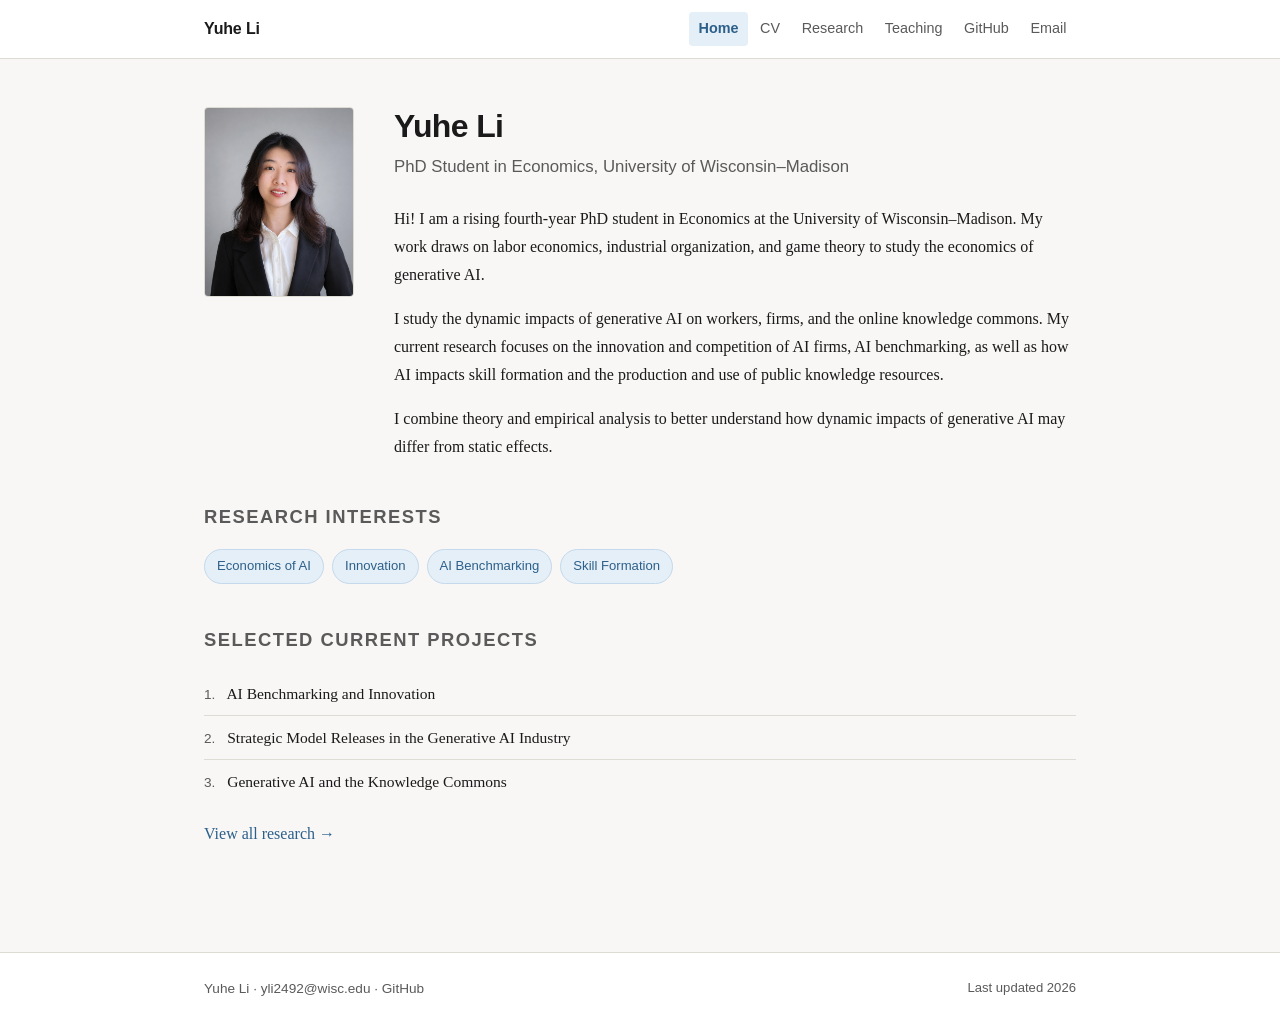
<file: index.html>
<!DOCTYPE html>
<html lang="en">
<head>
  <meta charset="UTF-8">
  <meta name="viewport" content="width=device-width, initial-scale=1.0">
  <meta name="description" content="Yuhe Li — PhD Student in Economics at the University of Wisconsin–Madison. Research in economics of AI, empirical IO, and labor.">
  <title>Yuhe Li</title>
  <link rel="stylesheet" href="styles.css">
</head>
<body>

  <!-- ===== Navigation ===== -->
  <header>
    <nav aria-label="Main navigation">
      <div class="nav-inner">
        <a class="nav-name" href="index.html">Yuhe Li</a>
        <ul class="nav-links">
          <li><a href="index.html" class="active" aria-current="page">Home</a></li>
          <li><a href="cv.html">CV</a></li>
          <li><a href="research.html">Research</a></li>
          <li><a href="teaching.html">Teaching</a></li>
          <!-- TODO: replace with your GitHub profile URL -->
          <li><a href="https://github.com/yuhe-li" target="_blank" rel="noopener noreferrer">GitHub</a></li>
          <!-- TODO: add LinkedIn URL, or remove this item if not using LinkedIn -->
          <!-- <li><a href="https://linkedin.com/in/YOUR_LINKEDIN" target="_blank" rel="noopener noreferrer">LinkedIn</a></li> -->
          <li><a href="mailto:yli2492@wisc.edu">Email</a></li>
        </ul>
      </div>
    </nav>
  </header>

  <!-- ===== Main Content ===== -->
  <main>
    <div class="container">

      <!-- Profile: photo + name + bio side by side -->
      <div class="profile">
        <img
          class="profile-photo"
          src="assets/photo.jpg"
          alt="Yuhe Li"
        >
        <div class="profile-body">
          <div class="page-header">
            <h1>Yuhe Li</h1>
            <p class="subtitle">PhD Student in Economics, University of Wisconsin–Madison</p>
          </div>
          <p>
            Hi! I am a rising fourth-year PhD student in Economics at the University of Wisconsin–Madison. 
            My work draws on labor economics, industrial organization, and game theory to study the economics of generative AI.
          </p>
          <p>
            I study the dynamic impacts of generative AI on workers, firms, and the online knowledge commons. 
            My current research focuses on the innovation and competition of AI firms, AI benchmarking, 
            as well as how AI impacts skill formation and the production and use of public knowledge resources.
          </p>
          <p>
            I combine theory and empirical analysis to better understand how dynamic impacts of generative AI may differ from static effects.
          </p>
        </div>
      </div>

      <!-- Research interests -->
      <div class="section">
        <h2>Research Interests</h2>
        <div class="tags" role="list" aria-label="Research interest areas">
          <span class="tag" role="listitem">Economics of AI</span>
          <span class="tag" role="listitem">Innovation</span>
          <span class="tag" role="listitem">AI Benchmarking</span></span>
          <span class="tag" role="listitem">Skill Formation</span>
        </div>
      </div>

      <!-- Selected current projects -->
      <div class="section">
        <h2>Selected Current Projects</h2>
        <ul class="project-list">
          <li>
            <span class="project-num">1.</span>
            <a href="research.html#strategic-releases">
              AI Benchmarking and Innovation
            </a>
          </li>
          <li>
            <span class="project-num">2.</span>
            <a href="research.html#productivity-skills">
              Strategic Model Releases in the Generative AI Industry
            </a>
          </li>
          <li>
            <span class="project-num">3.</span>
            <a href="research.html#open-source">
              Generative AI and the Knowledge Commons
            </a>
          </li>
        </ul>
        <p style="margin-top: 1rem;">
          <a href="research.html">View all research &rarr;</a>
        </p>
      </div>

    </div>
  </main>

  <!-- ===== Footer ===== -->
  <footer>
    <div class="container">
      <div class="footer-left">
        Yuhe Li &middot;
        <a href="mailto:yli2492@wisc.edu">yli2492@wisc.edu</a> &middot;
        <!-- TODO: replace with your GitHub profile URL -->
        <a href="https://github.com/yuhe-li" target="_blank" rel="noopener noreferrer">GitHub</a>
      </div>
      <div class="footer-right">Last updated 2026</div>
    </div>
  </footer>

</body>
</html>
</file>
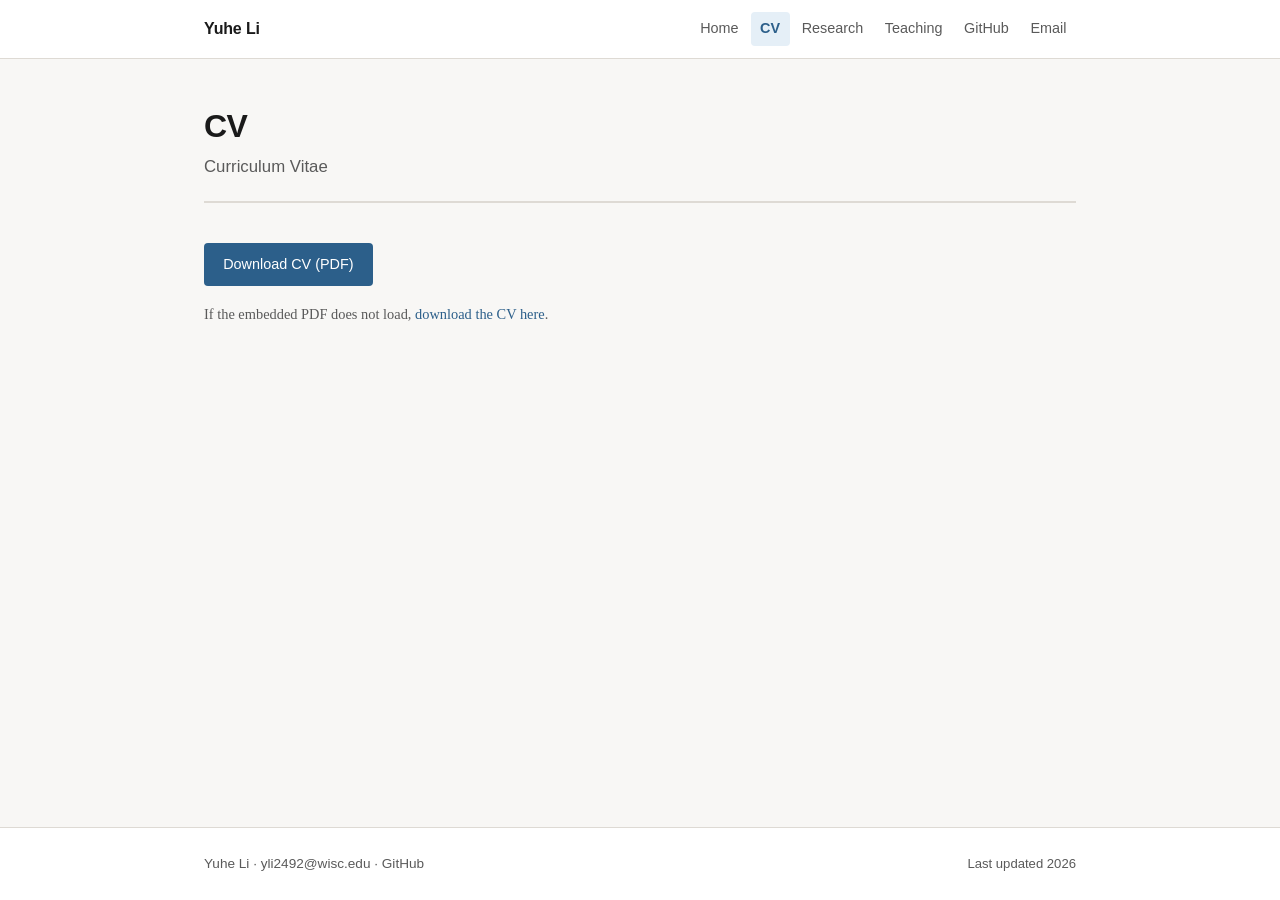
<file: cv.html>
<!DOCTYPE html>
<html lang="en">
<head>
  <meta charset="UTF-8">
  <meta name="viewport" content="width=device-width, initial-scale=1.0">
  <meta name="description" content="CV — Yuhe Li, PhD Student in Economics at the University of Wisconsin–Madison.">
  <title>CV | Yuhe Li</title>
  <link rel="stylesheet" href="styles.css">
</head>
<body>

  <!-- ===== Navigation ===== -->
  <header>
    <nav aria-label="Main navigation">
      <div class="nav-inner">
        <a class="nav-name" href="index.html">Yuhe Li</a>
        <ul class="nav-links">
          <li><a href="index.html">Home</a></li>
          <li><a href="cv.html" class="active" aria-current="page">CV</a></li>
          <li><a href="research.html">Research</a></li>
          <li><a href="teaching.html">Teaching</a></li>
          <!-- TODO: replace with your GitHub profile URL -->
          <li><a href="https://github.com/yuhe-li" target="_blank" rel="noopener noreferrer">GitHub</a></li>
          <!-- TODO: add LinkedIn URL, or remove this item if not using LinkedIn -->
          <!-- <li><a href="https://linkedin.com/in/YOUR_LINKEDIN" target="_blank" rel="noopener noreferrer">LinkedIn</a></li> -->
          <li><a href="mailto:yli2492@wisc.edu">Email</a></li>
        </ul>
      </div>
    </nav>
  </header>

  <!-- ===== Main Content ===== -->
  <main>
    <div class="container">

      <div class="page-header">
        <h1>CV</h1>
        <p class="subtitle">Curriculum Vitae</p>
      </div>

      <!-- Download button -->
      <!-- TODO: place your CV PDF at assets/YuheLi_cv2026 before deploying -->
      <p>
        <a class="btn" href="assets/YuheLi_cv2026.pdf" download="Yuhe_Li_CV.pdf" aria-label="Download Yuhe Li CV PDF">
          Download CV (PDF)
        </a>
      </p>

      <p class="pdf-fallback">
        If the embedded PDF does not load,
        <a href="assets/YuheLi_cv2026.pdf" target="_blank" rel="noopener noreferrer">download the CV here</a>.
      </p>

    </div>
  </main>

  <!-- ===== Footer ===== -->
  <footer>
    <div class="container">
      <div class="footer-left">
        Yuhe Li &middot;
        <a href="mailto:yli2492@wisc.edu">yli2492@wisc.edu</a> &middot;
        <a href="https://github.com/yuhe-li" target="_blank" rel="noopener noreferrer">GitHub</a>
      </div>
      <div class="footer-right">Last updated 2026</div>
    </div>
  </footer>

</body>
</html>
</file>
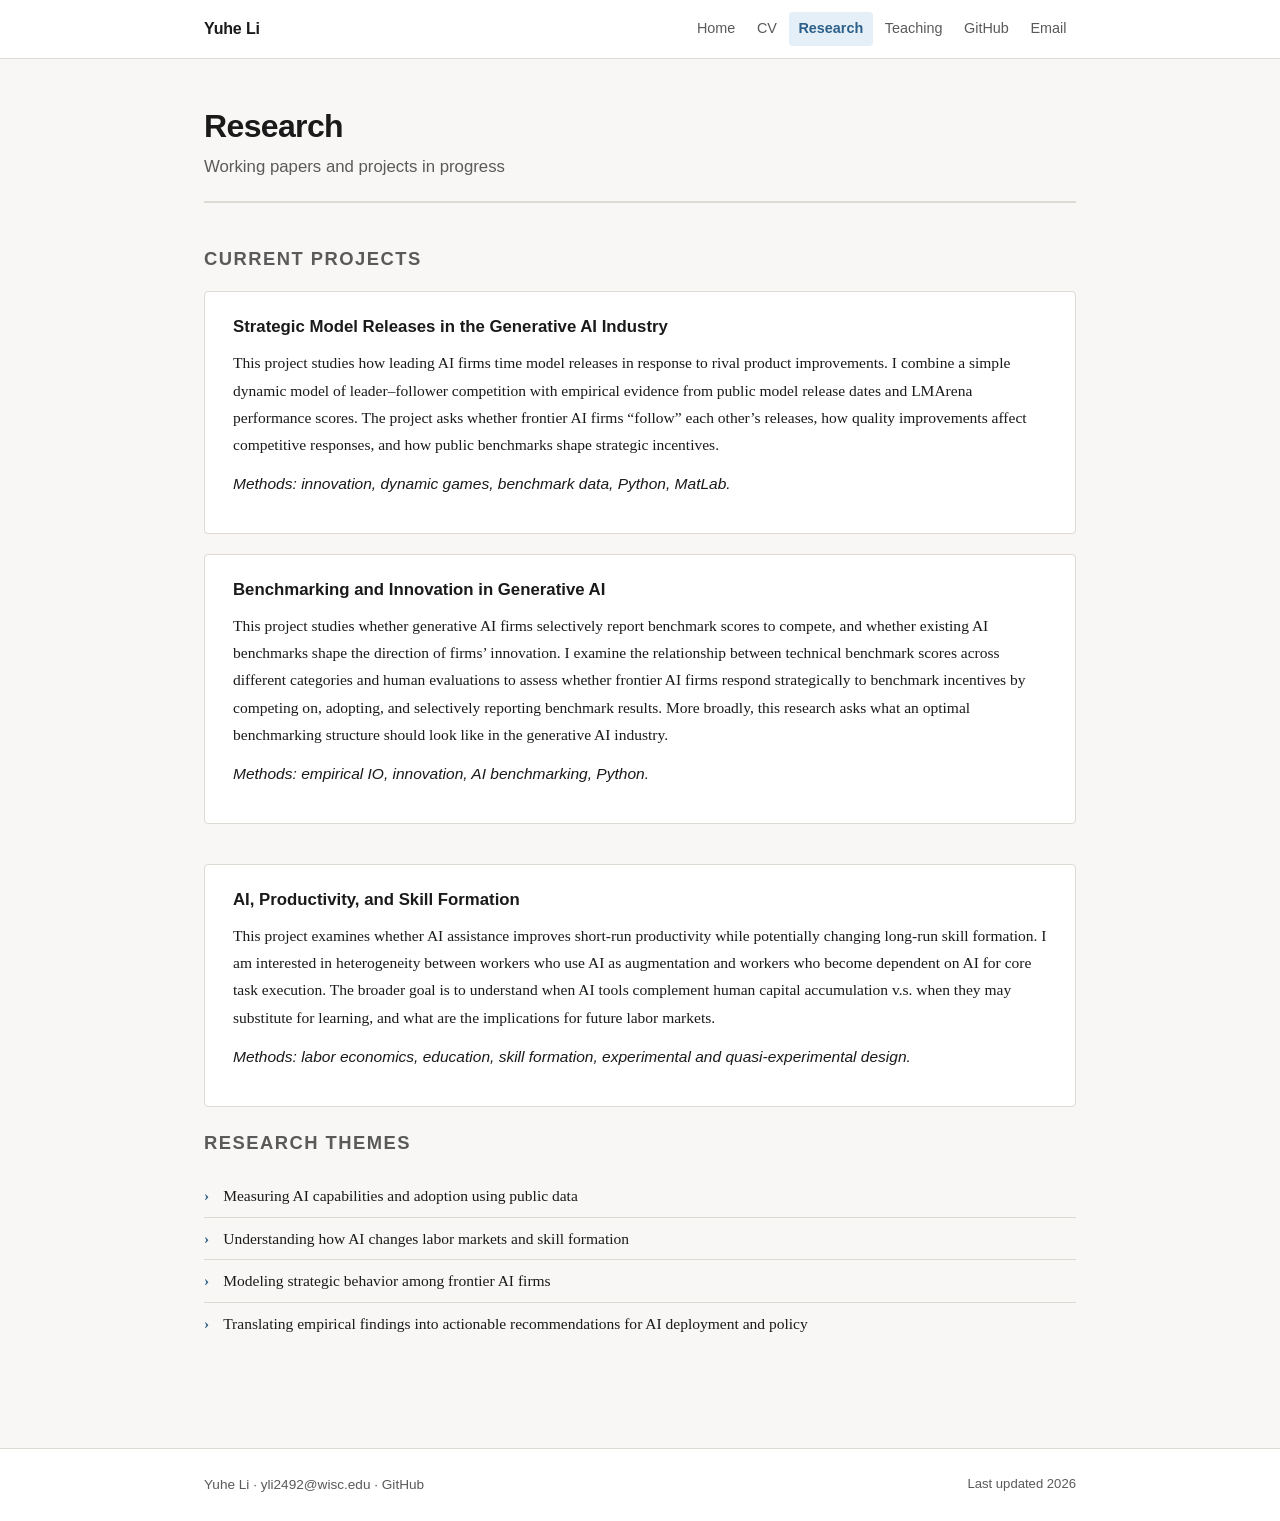
<file: research.html>
<!DOCTYPE html>
<html lang="en">
<head>
  <meta charset="UTF-8">
  <meta name="viewport" content="width=device-width, initial-scale=1.0">
  <meta name="description" content="Research — Yuhe Li, PhD Student in Economics at the University of Wisconsin–Madison. Projects on AI strategy, productivity, and open-source AI.">
  <title>Research | Yuhe Li</title>
  <link rel="stylesheet" href="styles.css">
</head>
<body>

  <!-- ===== Navigation ===== -->
  <header>
    <nav aria-label="Main navigation">
      <div class="nav-inner">
        <a class="nav-name" href="index.html">Yuhe Li</a>
        <ul class="nav-links">
          <li><a href="index.html">Home</a></li>
          <li><a href="cv.html">CV</a></li>
          <li><a href="research.html" class="active" aria-current="page">Research</a></li>
          <li><a href="teaching.html">Teaching</a></li>
          <!-- TODO: replace with your GitHub profile URL -->
          <li><a href="https://github.com/yuhe-li" target="_blank" rel="noopener noreferrer">GitHub</a></li>
          <!-- TODO: add LinkedIn URL, or remove this item if not using LinkedIn -->
          <!-- <li><a href="https://linkedin.com/in/YOUR_LINKEDIN" target="_blank" rel="noopener noreferrer">LinkedIn</a></li> -->
          <li><a href="mailto:yli2492@wisc.edu">Email</a></li>
        </ul>
      </div>
    </nav>
  </header>

  <!-- ===== Main Content ===== -->
  <main>
    <div class="container">

      <div class="page-header">
        <h1>Research</h1>
        <p class="subtitle">Working papers and projects in progress</p>
      </div>

      <!-- ===== Working Papers / Projects ===== -->
      <div class="section">
        <h2>Current Projects</h2>

        <!-- Project 1 -->
        <article class="card" id="strategic-releases">
          <h3>Strategic Model Releases in the Generative AI Industry</h3>
          <p>
            This project studies how leading AI firms time model releases in response to rival
            product improvements. I combine a simple dynamic model of leader&ndash;follower
            competition with empirical evidence from public model release dates and LMArena
            performance scores. The project asks whether frontier AI firms &ldquo;follow&rdquo;
            each other&rsquo;s releases, how quality improvements affect competitive responses,
            and how public benchmarks shape strategic incentives.
          </p>
          <p class="methods-line">
            Methods: innovation, dynamic games, 
            benchmark data, Python, MatLab.
          </p>
        </article>

        <!-- Project 2 -->
        <article class="card" id="open-source">
          <h3>Benchmarking and Innovation in Generative AI</h3>
          <p>
            This project studies whether generative AI firms selectively report benchmark scores to compete, 
            and whether existing AI benchmarks shape the direction of firms’ innovation. I examine the relationship 
            between technical benchmark scores across different categories and human evaluations to assess whether 
            frontier AI firms respond strategically to benchmark incentives by competing on, adopting, and selectively reporting 
            benchmark results. More broadly, this research asks what an optimal benchmarking structure should look like in the generative AI industry.
          </p>
          <p class="methods-line">
            Methods: empirical IO, innovation, AI benchmarking, Python.
          </p>
        </article>
      </div>

              <!-- Project 3 -->
        <article class="card" id="productivity-skills">
          <h3>AI, Productivity, and Skill Formation</h3>
          <p>
            This project examines whether AI assistance improves short-run productivity while
            potentially changing long-run skill formation. I am interested in heterogeneity
            between workers who use AI as augmentation and workers who become dependent on AI
            for core task execution. The broader goal is to understand when AI tools complement
            human capital accumulation v.s. when they may substitute for learning, and what are the implications for future labor markets.
          </p>
          <p class="methods-line">
            Methods: labor economics, education, skill formation,
            experimental and quasi-experimental design.
          </p>
        </article>

      <!-- ===== Research Themes ===== -->
      <div class="section">
        <h2>Research Themes</h2>
        <ul class="theme-list">
          <li>Measuring AI capabilities and adoption using public data</li>
          <li>Understanding how AI changes labor markets and skill formation</li>
          <li>Modeling strategic behavior among frontier AI firms</li>
          <li>Translating empirical findings into actionable recommendations for AI deployment and policy</li>
        </ul>
      </div>

    </div>
  </main>

  <!-- ===== Footer ===== -->
  <footer>
    <div class="container">
      <div class="footer-left">
        Yuhe Li &middot;
        <a href="mailto:yli2492@wisc.edu">yli2492@wisc.edu</a> &middot;
        <a href="https://github.com/yuhe-li" target="_blank" rel="noopener noreferrer">GitHub</a>
      </div>
      <div class="footer-right">Last updated 2026</div>
    </div>
  </footer>

</body>
</html>
</file>
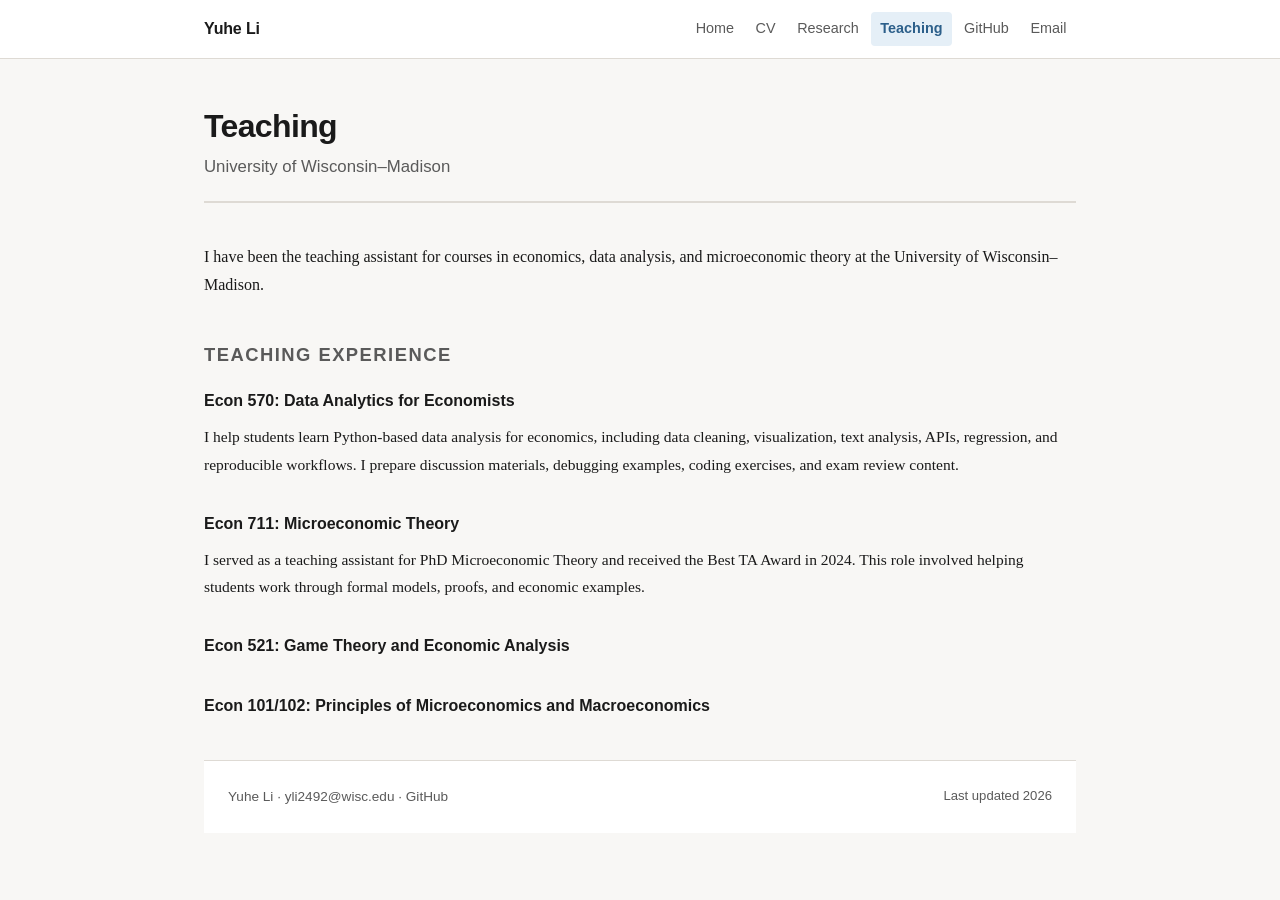
<file: teaching.html>
<!DOCTYPE html>
<html lang="en">
<head>
  <meta charset="UTF-8">
  <meta name="viewport" content="width=device-width, initial-scale=1.0">
  <meta name="description" content="Teaching — Yuhe Li, PhD Student in Economics at the University of Wisconsin–Madison. Teaching assistant for Econ 570 and Econ 711.">
  <title>Teaching | Yuhe Li</title>
  <link rel="stylesheet" href="styles.css">
</head>
<body>

  <!-- ===== Navigation ===== -->
  <header>
    <nav aria-label="Main navigation">
      <div class="nav-inner">
        <a class="nav-name" href="index.html">Yuhe Li</a>
        <ul class="nav-links">
          <li><a href="index.html">Home</a></li>
          <li><a href="cv.html">CV</a></li>
          <li><a href="research.html">Research</a></li>
          <li><a href="teaching.html" class="active" aria-current="page">Teaching</a></li>
          <!-- TODO: replace with your GitHub profile URL -->
          <li><a href="https://github.com/yuhe-li" target="_blank" rel="noopener noreferrer">GitHub</a></li>
          <!-- TODO: add LinkedIn URL, or remove this item if not using LinkedIn -->
          <!-- <li><a href="https://linkedin.com/in/YOUR_LINKEDIN" target="_blank" rel="noopener noreferrer">LinkedIn</a></li> -->
          <li><a href="mailto:yli2492@wisc.edu">Email</a></li>
        </ul>
      </div>
    </nav>
  </header>

  <!-- ===== Main Content ===== -->
  <main>
    <div class="container">

      <div class="page-header">
        <h1>Teaching</h1>
        <p class="subtitle">University of Wisconsin–Madison</p>
      </div>

      <!-- Intro -->
      <div class="section">
        <p>
          I have been the teaching assistant for courses in economics, data analysis, and microeconomic
          theory at the University of Wisconsin–Madison.
        </p>
      </div>

<!-- Teaching roles -->
<div class="section">
  <h2>Teaching Experience</h2>

  <!-- Econ 570 -->
  <div class="teaching-role">
    <h3>Econ 570: Data Analytics for Economists</h3>
    <p>
      I help students learn Python-based data analysis for economics, including data
      cleaning, visualization, text analysis, APIs, regression, and reproducible
      workflows. I prepare discussion materials, debugging examples, coding exercises,
      and exam review content.
    </p>
  </div>

  <!-- Econ 711 -->
  <div class="teaching-role">
    <h3>Econ 711: Microeconomic Theory</h3>
    <p>
      I served as a teaching assistant for PhD Microeconomic Theory and received the
      Best TA Award in 2024. This role involved helping students work through formal
      models, proofs, and economic examples.
    </p>
  </div>

  <!-- Econ 521 -->
  <div class="teaching-role">
    <h3>Econ 521: Game Theory and Economic Analysis</h3>
  </div>

  <!-- Econ 101/102 -->
  <div class="teaching-role">
    <h3>Econ 101/102: Principles of Microeconomics and Macroeconomics</h3>
  </div>
</div>
  <!-- ===== Footer ===== -->
  <footer>
    <div class="container">
      <div class="footer-left">
        Yuhe Li &middot;
        <a href="mailto:yli2492@wisc.edu">yli2492@wisc.edu</a> &middot;
        <a href="https://github.com/yuhe-li" target="_blank" rel="noopener noreferrer">GitHub</a>
      </div>
      <div class="footer-right">Last updated 2026</div>
    </div>
  </footer>

</body>
</html>
</file>
<file: styles.css>
/* =========================================================
   styles.css — Shared stylesheet for yuhe-li.github.io
   ========================================================= */

/* ----- CSS Variables ----- */
:root {
  --bg:           #f8f7f5;
  --bg-white:     #ffffff;
  --text:         #1a1a1a;
  --text-muted:   #5a5a5a;
  --accent:       #2c5f8a;
  --accent-hover: #1d4266;
  --accent-light: #e5eff7;
  --border:       #dedad4;
  --max-width:    920px;
  --nav-height:   58px;
  --radius:       4px;
}

/* ----- Reset & Base ----- */
*, *::before, *::after {
  box-sizing: border-box;
  margin: 0;
  padding: 0;
}

html {
  font-size: 16px;
  scroll-behavior: smooth;
}

body {
  background-color: var(--bg);
  color: var(--text);
  font-family: Georgia, 'Times New Roman', Times, serif;
  line-height: 1.75;
  min-height: 100vh;
  display: flex;
  flex-direction: column;
}

/* Use sans-serif for UI elements */
nav, footer, .tag, .btn, .methods-line, h1, h2, h3, h4, label {
  font-family: -apple-system, BlinkMacSystemFont, 'Segoe UI', Helvetica, Arial, sans-serif;
}

a {
  color: var(--accent);
  text-decoration: none;
}

a:hover {
  color: var(--accent-hover);
  text-decoration: underline;
}

p {
  margin-bottom: 1rem;
}

p:last-child {
  margin-bottom: 0;
}

/* ----- Layout ----- */
.container {
  max-width: var(--max-width);
  margin: 0 auto;
  padding: 0 1.5rem;
}

main {
  flex: 1;
  padding: 3rem 0 4rem;
}

/* ----- Navigation ----- */
header {
  position: sticky;
  top: 0;
  z-index: 100;
  background: var(--bg-white);
  border-bottom: 1px solid var(--border);
}

nav {
  height: var(--nav-height);
}

.nav-inner {
  max-width: var(--max-width);
  margin: 0 auto;
  padding: 0 1.5rem;
  height: 100%;
  display: flex;
  align-items: center;
  justify-content: space-between;
  gap: 1rem;
}

/* Name/logo in nav */
.nav-name {
  font-size: 1rem;
  font-weight: 600;
  color: var(--text);
  text-decoration: none;
  white-space: nowrap;
  letter-spacing: -0.01em;
}

.nav-name:hover {
  color: var(--accent);
  text-decoration: none;
}

/* Nav links list */
.nav-links {
  list-style: none;
  display: flex;
  align-items: center;
  gap: 0.15rem;
  flex-wrap: wrap;
  justify-content: flex-end;
}

.nav-links a {
  display: inline-block;
  padding: 0.3rem 0.6rem;
  font-size: 0.9rem;
  color: var(--text-muted);
  text-decoration: none;
  border-radius: var(--radius);
  transition: color 0.15s, background 0.15s;
}

.nav-links a:hover {
  color: var(--accent);
  background: var(--accent-light);
  text-decoration: none;
}

/* Active page indicator */
.nav-links a.active {
  color: var(--accent);
  font-weight: 600;
  background: var(--accent-light);
}

/* ----- Profile layout (home page) ----- */
.profile {
  display: flex;
  gap: 2.5rem;
  align-items: flex-start;
  margin-bottom: 2.5rem;
}

.profile-photo {
  display: block;
  width: 150px;
  max-width: 150px;
  height: 190px;
  border-radius: var(--radius);
  object-fit: cover;
  object-position: center top;
  flex-shrink: 0;
  border: 1px solid var(--border);
}

.profile-body {
  flex: 1;
  min-width: 0;
}

/* No divider line under the name when it's inside the profile block */
.profile-body .page-header {
  border-bottom: none;
  padding-bottom: 0.5rem;
  margin-bottom: 1rem;
}

/* On mobile, stack photo above text */
@media (max-width: 560px) {
  .profile {
    flex-direction: column;
    align-items: center;
    text-align: center;
    gap: 1.5rem;
  }

  .profile-photo {
    width: 110px;
    height: 140px;
  }

  .tags {
    justify-content: center;
  }
}

/* ----- Page Headings ----- */
.page-header {
  margin-bottom: 2.5rem;
  padding-bottom: 1.25rem;
  border-bottom: 2px solid var(--border);
}

.page-header h1 {
  font-size: 2rem;
  font-weight: 700;
  color: var(--text);
  letter-spacing: -0.02em;
  line-height: 1.2;
}

.page-header .subtitle {
  margin-top: 0.4rem;
  font-size: 1.05rem;
  color: var(--text-muted);
  font-family: -apple-system, BlinkMacSystemFont, 'Segoe UI', Helvetica, Arial, sans-serif;
}

/* ----- Section Headings ----- */
.section {
  margin-bottom: 2.5rem;
}

.section h2 {
  font-size: 1.15rem;
  font-weight: 700;
  text-transform: uppercase;
  letter-spacing: 0.08em;
  color: var(--text-muted);
  margin-bottom: 1rem;
}

/* ----- Research Interest Tags ----- */
.tags {
  display: flex;
  flex-wrap: wrap;
  gap: 0.5rem;
}

.tag {
  display: inline-block;
  padding: 0.3rem 0.75rem;
  background: var(--accent-light);
  color: var(--accent);
  border-radius: 100px;
  font-size: 0.82rem;
  font-weight: 500;
  border: 1px solid #c4d9ec;
}

/* ----- Project Cards ----- */
.card {
  background: var(--bg-white);
  border: 1px solid var(--border);
  border-radius: var(--radius);
  padding: 1.5rem 1.75rem;
  margin-bottom: 1.25rem;
  transition: border-color 0.15s;
}

.card:hover {
  border-color: #bac8d3;
}

.card h3 {
  font-size: 1.05rem;
  font-weight: 600;
  color: var(--text);
  margin-bottom: 0.65rem;
  line-height: 1.35;
}

.card h3 a {
  color: var(--text);
  text-decoration: none;
}

.card h3 a:hover {
  color: var(--accent);
  text-decoration: underline;
}

.card p {
  font-size: 0.97rem;
  color: var(--text);
  margin-bottom: 0.75rem;
}

/* Methods/status line inside cards */
.methods-line {
  font-size: 0.83rem;
  color: var(--text-muted);
  font-style: italic;
  margin-top: 0.5rem;
  margin-bottom: 0;
}

/* ----- Project links list on home page ----- */
.project-list {
  list-style: none;
}

.project-list li {
  padding: 0.5rem 0;
  border-bottom: 1px solid var(--border);
  font-size: 0.97rem;
}

.project-list li:last-child {
  border-bottom: none;
}

.project-list a {
  color: var(--text);
  text-decoration: none;
}

.project-list a:hover {
  color: var(--accent);
  text-decoration: underline;
}

.project-num {
  color: var(--text-muted);
  margin-right: 0.5rem;
  font-family: -apple-system, BlinkMacSystemFont, 'Segoe UI', Helvetica, Arial, sans-serif;
  font-size: 0.85rem;
}

/* ----- Button / Download Link ----- */
.btn {
  display: inline-block;
  padding: 0.55rem 1.2rem;
  background: var(--accent);
  color: #fff;
  border-radius: var(--radius);
  font-size: 0.9rem;
  font-weight: 500;
  text-decoration: none;
  transition: background 0.15s;
}

.btn:hover {
  background: var(--accent-hover);
  color: #fff;
  text-decoration: none;
}

.btn-outline {
  background: transparent;
  color: var(--accent);
  border: 1.5px solid var(--accent);
}

.btn-outline:hover {
  background: var(--accent-light);
  color: var(--accent);
}

/* ----- CV PDF embed ----- */
.pdf-wrapper {
  margin-top: 1.5rem;
  border: 1px solid var(--border);
  border-radius: var(--radius);
  overflow: hidden;
}

.pdf-fallback {
  font-size: 0.9rem;
  color: var(--text-muted);
  margin: 1rem 0 0;
}

.pdf-wrapper iframe {
  display: block;
  width: 100%;
  height: 80vh;
  min-height: 500px;
  border: none;
}

/* ----- Teaching sections ----- */
.teaching-role {
  margin-bottom: 2rem;
}

.teaching-role h3 {
  font-size: 1rem;
  font-weight: 700;
  color: var(--text);
  font-family: -apple-system, BlinkMacSystemFont, 'Segoe UI', Helvetica, Arial, sans-serif;
  margin-bottom: 0.5rem;
}

.teaching-role p {
  font-size: 0.97rem;
}

/* ----- Research themes list ----- */
.theme-list {
  list-style: none;
  padding: 0;
}

.theme-list li {
  padding: 0.45rem 0 0.45rem 1.2rem;
  position: relative;
  font-size: 0.97rem;
  border-bottom: 1px solid var(--border);
}

.theme-list li:last-child {
  border-bottom: none;
}

.theme-list li::before {
  content: '›';
  position: absolute;
  left: 0;
  color: var(--accent);
  font-weight: 700;
}

/* ----- Footer ----- */
footer {
  background: var(--bg-white);
  border-top: 1px solid var(--border);
  padding: 1.5rem 0;
}

footer .container {
  display: flex;
  align-items: center;
  justify-content: space-between;
  flex-wrap: wrap;
  gap: 0.5rem;
}

.footer-left {
  font-size: 0.85rem;
  color: var(--text-muted);
  font-family: -apple-system, BlinkMacSystemFont, 'Segoe UI', Helvetica, Arial, sans-serif;
}

.footer-left a {
  color: var(--text-muted);
}

.footer-left a:hover {
  color: var(--accent);
}

.footer-right {
  font-size: 0.82rem;
  color: var(--text-muted);
  font-family: -apple-system, BlinkMacSystemFont, 'Segoe UI', Helvetica, Arial, sans-serif;
}

/* ----- Divider ----- */
hr {
  border: none;
  border-top: 1px solid var(--border);
  margin: 2rem 0;
}

/* ----- Responsive: Tablet / Mobile ----- */
@media (max-width: 640px) {
  :root {
    --nav-height: auto;
  }

  .nav-inner {
    flex-direction: column;
    align-items: flex-start;
    padding: 0.75rem 1.25rem;
    gap: 0.5rem;
  }

  .nav-links {
    gap: 0.1rem;
  }

  .nav-links a {
    font-size: 0.82rem;
    padding: 0.25rem 0.5rem;
  }

  main {
    padding: 2rem 0 3rem;
  }

  .container {
    padding: 0 1.25rem;
  }

  .page-header h1 {
    font-size: 1.6rem;
  }

  footer .container {
    flex-direction: column;
    align-items: flex-start;
  }

  .pdf-wrapper iframe {
    height: 60vh;
  }
}
</file>
